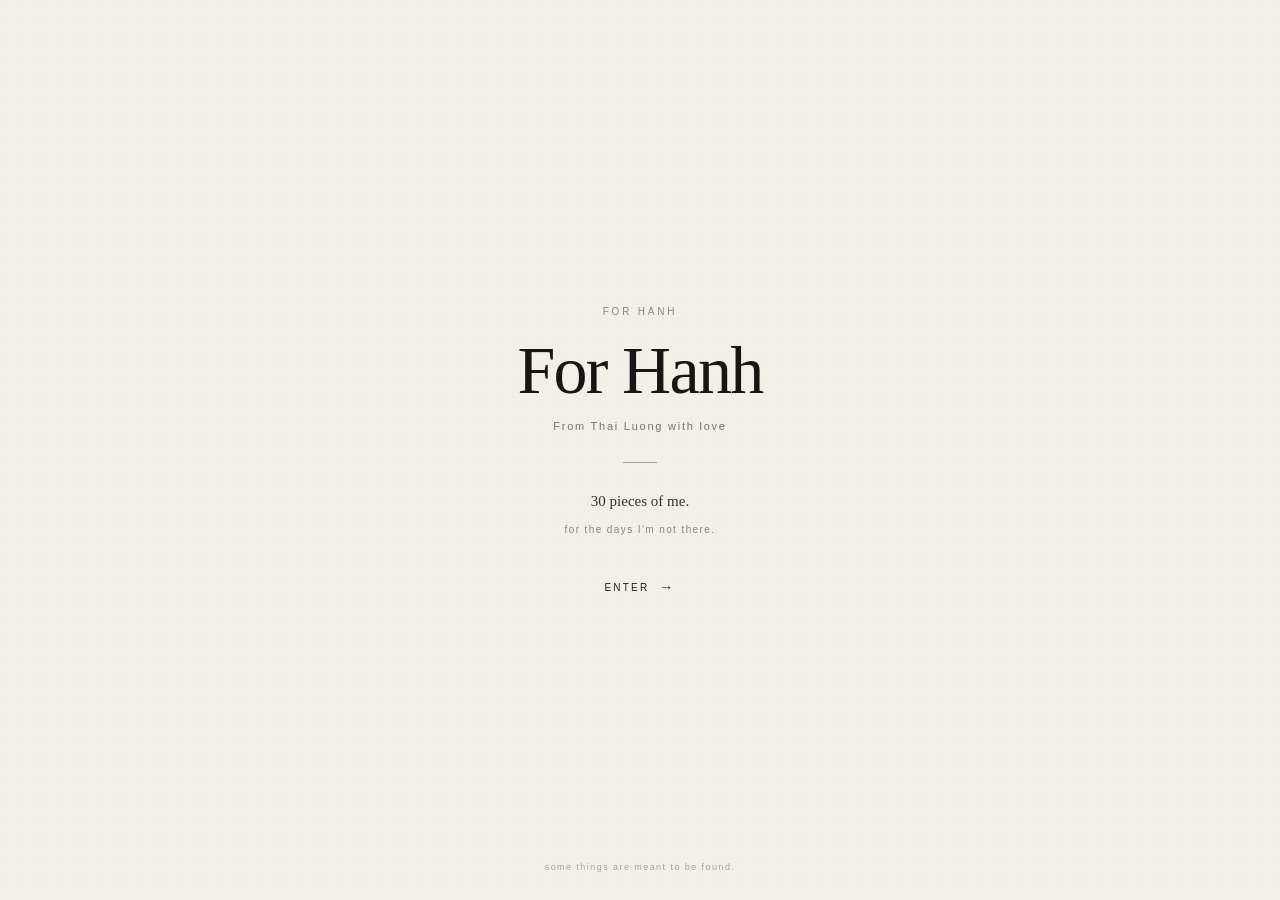
<file: index.html>
<!DOCTYPE html>
<html lang="en">

<head>
    <meta charset="UTF-8">

    <meta
        name="viewport"
        content="width=device-width, initial-scale=1.0"
    >

    <title>For Hanh</title>

    <style>
        /* =========================
           RESET
        ========================= */

        * {
            box-sizing: border-box;
        }

        html,
        body {
            margin: 0;
            padding: 0;
            width: 100%;
            min-height: 100%;
        }

        body {
            background: #f4f0e8;
        }


        /* =========================
           HOMEPAGE
        ========================= */

        .home {
            position: relative;

            width: 100%;
            min-height: 100vh;
            min-height: 100svh;

            display: flex;
            align-items: center;
            justify-content: center;

            overflow: hidden;

            background: #f4f0e8;
            color: #171614;
        }


        /* =========================
           SUBTLE PAPER TEXTURE
        ========================= */

        .home::before {
            content: "";

            position: absolute;
            inset: 0;

            background-image:
                radial-gradient(
                    rgba(0, 0, 0, 0.035) 0.7px,
                    transparent 0.7px
                );

            background-size: 5px 5px;

            opacity: 0.35;

            pointer-events: none;
        }


        /* =========================
           MAIN CONTENT
        ========================= */

        .home-content {
            position: relative;
            z-index: 1;

            width: min(88%, 520px);

            display: flex;
            flex-direction: column;
            align-items: center;

            text-align: center;
        }


        /* =========================
           INITIAL ANIMATION STATE
        ========================= */

        .home-content > * {
            opacity: 0;

            transform: translateY(7px);

            animation-name: homeReveal;
            animation-duration: 1s;
            animation-timing-function:
                cubic-bezier(0.22, 1, 0.36, 1);
            animation-fill-mode: forwards;
        }


        /* =========================
           ANIMATION TIMING
        ========================= */

        .eyebrow {
            animation-delay: 0.35s;
        }

        .title {
            animation-delay: 0.65s;
        }

        .signature {
            animation-delay: 0.95s;
        }

        .divider {
            animation-delay: 1.25s;
        }

        .tagline {
            animation-delay: 1.55s;
        }

        .enter-link {
            animation-delay: 2.35s;
        }


        /* =========================
           EYEBROW
        ========================= */

        .eyebrow {
            margin: 0 0 18px;

            font-family:
                Arial,
                Helvetica,
                sans-serif;

            font-size: 10px;
            font-weight: 400;

            letter-spacing: 0.28em;

            color: #8c877e;
        }


        /* =========================
           TITLE
        ========================= */

        .title {
            margin: 0;

            font-family:
                Georgia,
                "Times New Roman",
                serif;

            font-size: clamp(42px, 11vw, 68px);

            font-weight: 400;

            line-height: 1.05;

            letter-spacing: -0.025em;
        }


        /* =========================
           SIGNATURE
        ========================= */

        .signature {
            margin: 14px 0 0;

            font-family:
                Arial,
                Helvetica,
                sans-serif;

            font-size: 11px;

            font-weight: 300;

            letter-spacing: 0.16em;

            color: #77736c;
        }


        /* =========================
           DIVIDER
        ========================= */

        .divider {
            width: 34px;
            height: 1px;

            margin: 30px 0 25px;

            background: #aaa49a;
        }


        /* =========================
           TAGLINE
        ========================= */

        .tagline {
            margin: 0;

            font-family:
                Georgia,
                "Times New Roman",
                serif;

            font-size: 15px;

            line-height: 1.8;

            color: #35322e;
        }

        .tagline span {
            font-family:
                Arial,
                Helvetica,
                sans-serif;

            font-size: 10px;

            letter-spacing: 0.14em;

            color: #8a857c;
        }


        /* =========================
           ENTER LINK
        ========================= */

        .enter-link {
            display: inline-flex;

            align-items: center;

            gap: 10px;

            margin-top: 38px;

            color: #24221f;

            font-family:
                Arial,
                Helvetica,
                sans-serif;

            font-size: 10px;

            font-weight: 400;

            letter-spacing: 0.22em;

            text-decoration: none;

            cursor: pointer;
        }


        /* =========================
           ENTER ARROW
        ========================= */

        .enter-link .arrow {
            display: inline-block;

            font-size: 14px;

            line-height: 1;

            transition:
                transform 0.45s
                cubic-bezier(0.22, 1, 0.36, 1);
        }

        .enter-link:hover .arrow {
            transform: translateX(6px);
        }


        /* =========================
           BOTTOM NOTE
        ========================= */

        .bottom-note {
            position: absolute;

            left: 50%;
            bottom: 28px;

            width: 100%;

            margin: 0;

            transform: translateX(-50%);

            text-align: center;

            font-family:
                Arial,
                Helvetica,
                sans-serif;

            font-size: 9px;

            font-weight: 300;

            letter-spacing: 0.16em;

            color: #aaa49b;

            opacity: 0;

            animation:
                bottomNoteReveal
                1.2s
                cubic-bezier(0.22, 1, 0.36, 1)
                3.1s
                forwards;
        }


        /* =========================
           KEYFRAMES
        ========================= */

        @keyframes homeReveal {

            from {
                opacity: 0;
                transform: translateY(7px);
            }

            to {
                opacity: 1;
                transform: translateY(0);
            }

        }


        @keyframes bottomNoteReveal {

            from {
                opacity: 0;
            }

            to {
                opacity: 1;
            }

        }


        /* =========================
           MOBILE
        ========================= */

        @media (max-width: 600px) {

            .home-content {
                width: 88%;
            }

            .eyebrow {
                margin-bottom: 16px;
            }

            .signature {
                margin-top: 12px;
            }

            .divider {
                margin-top: 27px;
                margin-bottom: 23px;
            }

            .tagline {
                font-size: 14px;
            }

            .enter-link {
                margin-top: 34px;
            }

            .bottom-note {
                bottom: 24px;

                font-size: 8px;

                letter-spacing: 0.14em;
            }

        }


        /* =========================
           REDUCED MOTION
        ========================= */

        @media (prefers-reduced-motion: reduce) {

            .home-content > *,
            .bottom-note {
                opacity: 1;

                transform: none;

                animation: none;
            }

            .enter-link .arrow {
                transition: none;
            }

        }

    </style>
</head>


<body>

    <main class="home">

        <div class="home-content">

            <p class="eyebrow">
                FOR HANH
            </p>


            <h1 class="title">
                For Hanh
            </h1>


            <p class="signature">
                From Thai Luong with love
            </p>


            <div class="divider"></div>


            <p class="tagline">
                30 pieces of me.<br>

                <span>
                    for the days I'm not there.
                </span>
            </p>


            <a
                class="enter-link"
                href="pieces.html"
            >
                <span>ENTER</span>

                <span class="arrow">
                    →
                </span>
            </a>

        </div>


        <p class="bottom-note">
            some things are meant to be found.
        </p>

    </main>

</body>

</html>
</file>
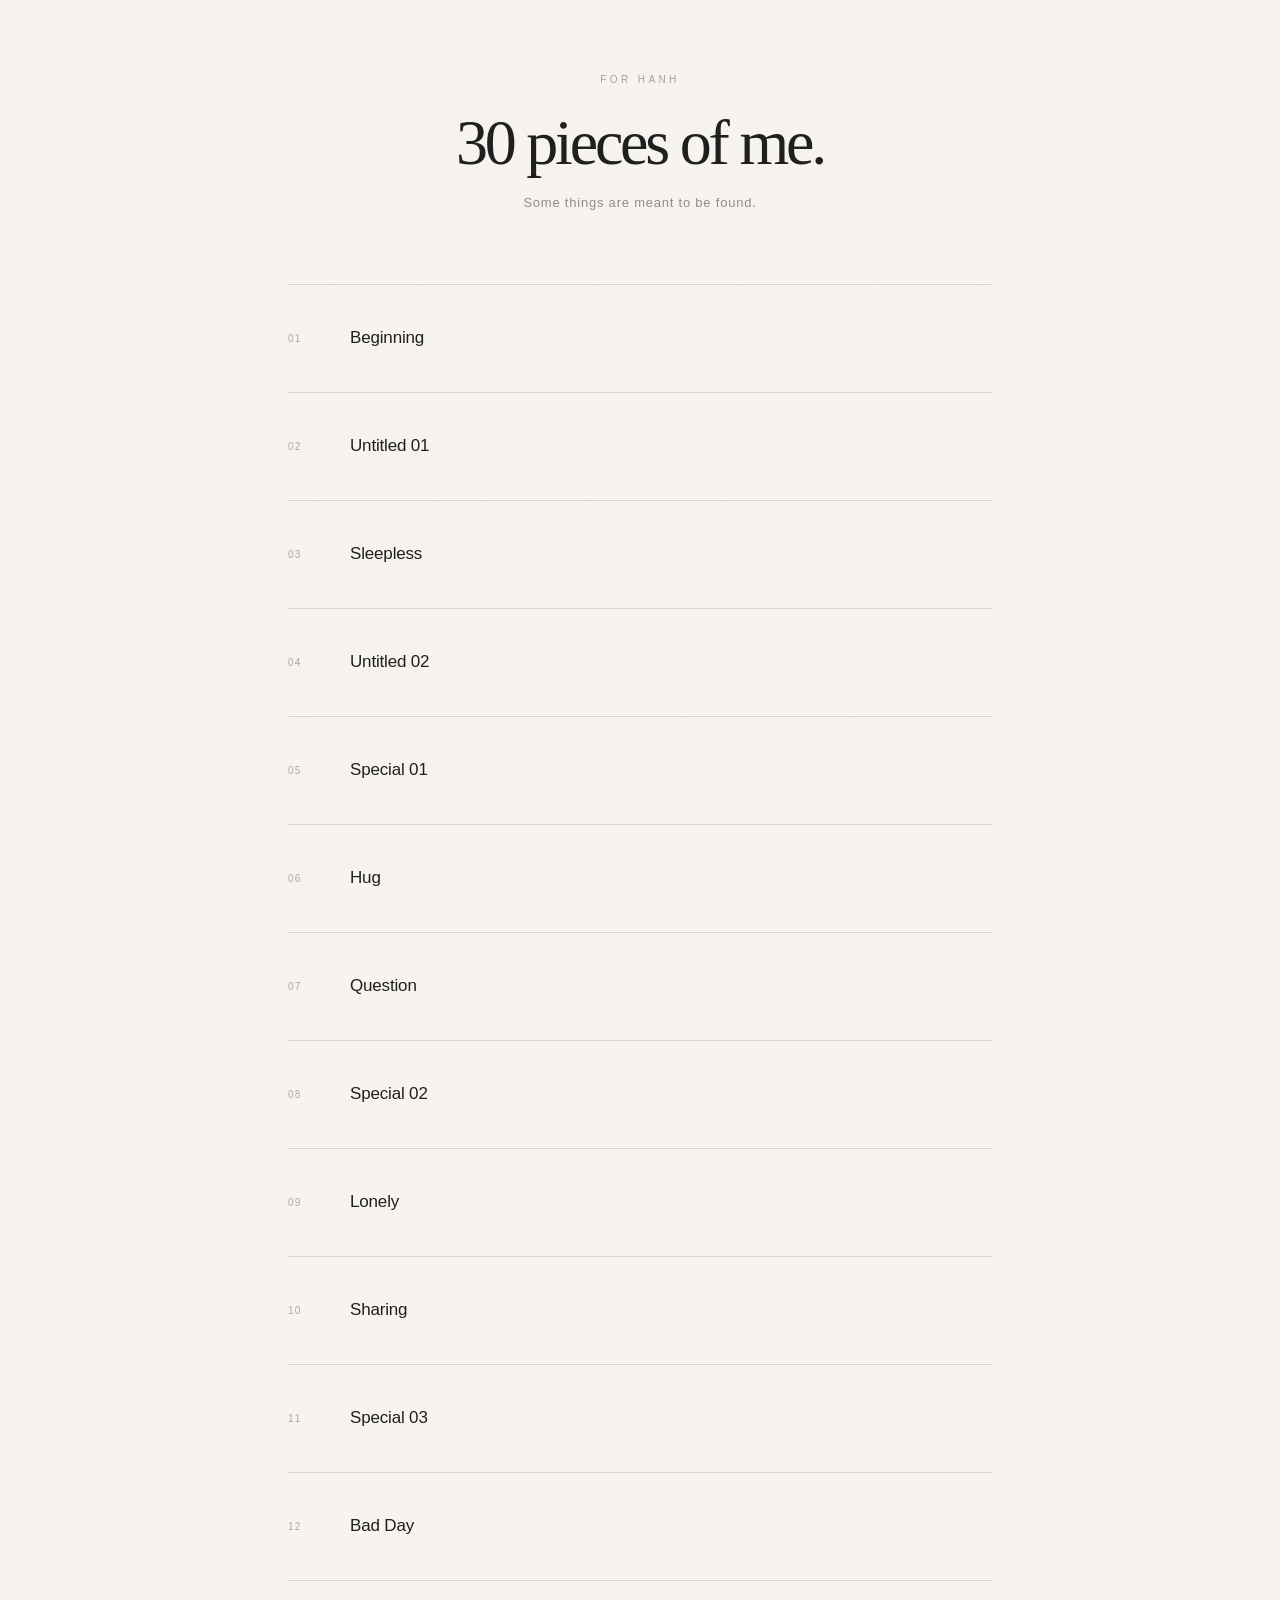
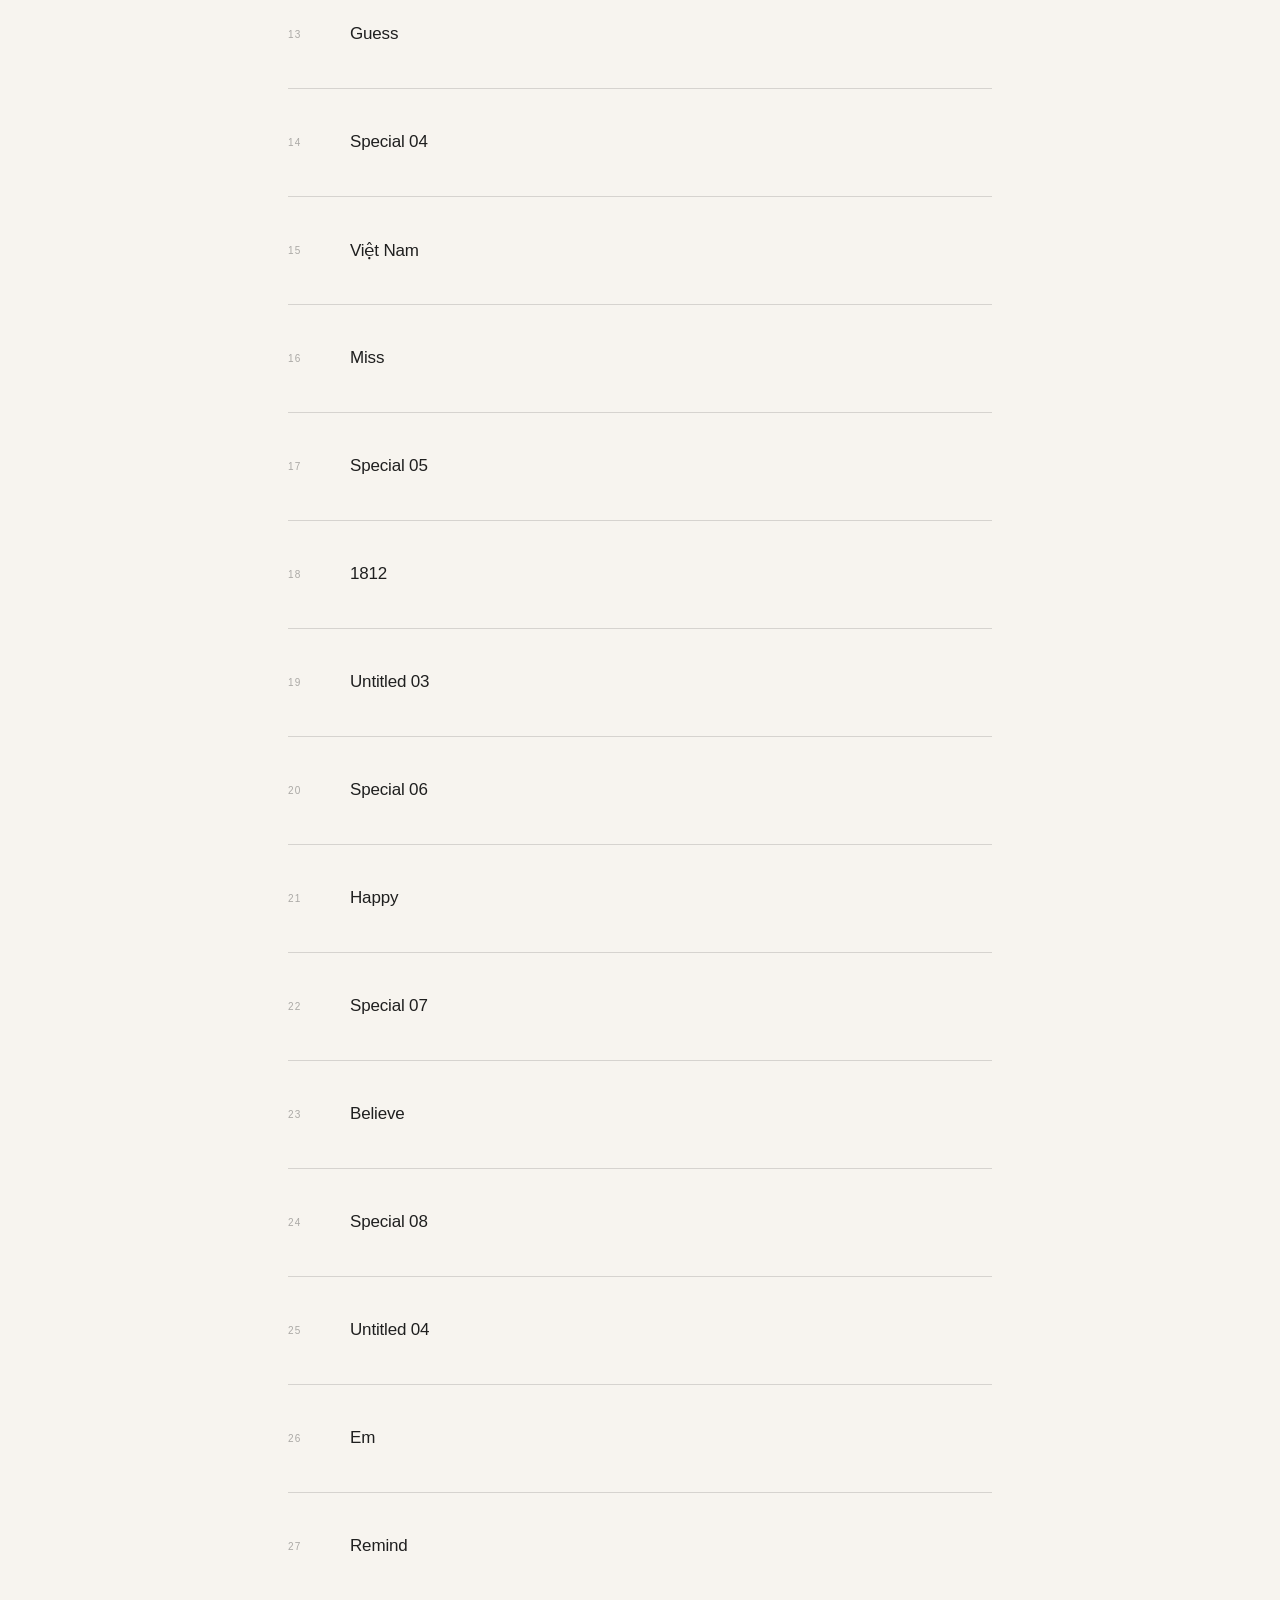
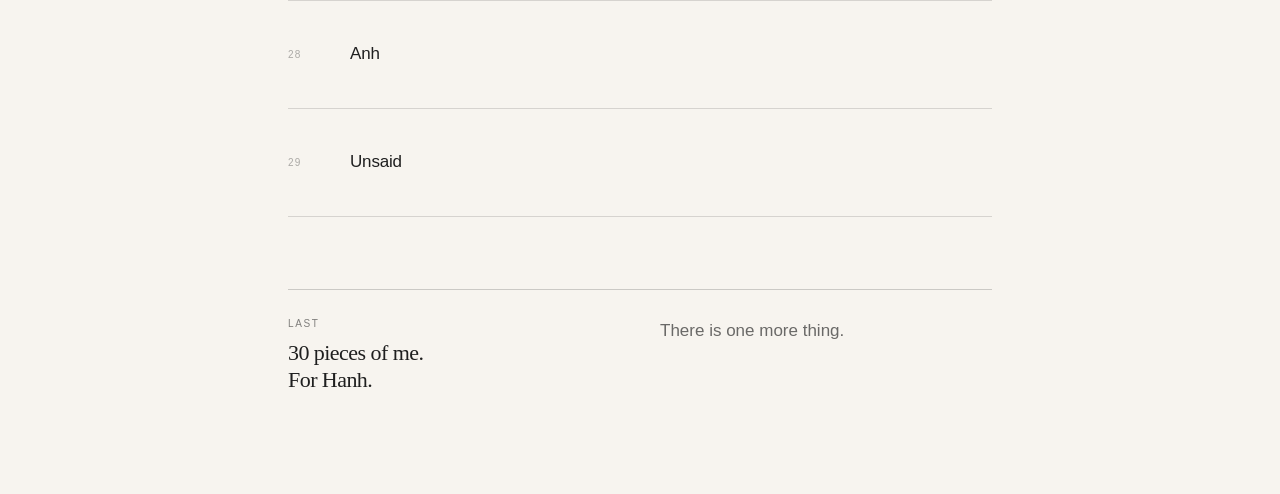
<file: menu.html>
<!DOCTYPE html>
<html lang="en">
<head>

    <meta charset="UTF-8">

    <meta
        name="viewport"
        content="width=device-width, initial-scale=1.0"
    >

    <title>30 pieces of me.</title>

    <link rel="stylesheet" href="menu.css">

</head>


<body>

    <main class="menu-page">


        <!-- =================================================
             HEADER
             ================================================= -->

        <header class="menu-header">

            <p class="menu-eyebrow">
                FOR HANH
            </p>

            <h1 class="menu-title">
                30 pieces of me.
            </h1>

            <p class="menu-subtitle">
                Some things are meant to be found.
            </p>

        </header>



        <!-- =================================================
             PIECES
             ================================================= -->

        <section class="menu-list">


            <div class="menu-piece">
                <span class="menu-number">01</span>
                <span class="menu-name">Beginning</span>
            </div>


            <div class="menu-piece">
                <span class="menu-number">02</span>
                <span class="menu-name">Untitled 01</span>
            </div>


            <div class="menu-piece">
                <span class="menu-number">03</span>
                <span class="menu-name">Sleepless</span>
            </div>


            <div class="menu-piece">
                <span class="menu-number">04</span>
                <span class="menu-name">Untitled 02</span>
            </div>


            <div class="menu-piece">
                <span class="menu-number">05</span>
                <span class="menu-name">Special 01</span>
            </div>


            <div class="menu-piece">
                <span class="menu-number">06</span>
                <span class="menu-name">Hug</span>
            </div>


            <div class="menu-piece">
                <span class="menu-number">07</span>
                <span class="menu-name">Question</span>
            </div>


            <div class="menu-piece">
                <span class="menu-number">08</span>
                <span class="menu-name">Special 02</span>
            </div>


            <div class="menu-piece">
                <span class="menu-number">09</span>
                <span class="menu-name">Lonely</span>
            </div>


            <div class="menu-piece">
                <span class="menu-number">10</span>
                <span class="menu-name">Sharing</span>
            </div>


            <div class="menu-piece">
                <span class="menu-number">11</span>
                <span class="menu-name">Special 03</span>
            </div>


            <div class="menu-piece">
                <span class="menu-number">12</span>
                <span class="menu-name">Bad Day</span>
            </div>


            <div class="menu-piece">
                <span class="menu-number">13</span>
                <span class="menu-name">Guess</span>
            </div>


            <div class="menu-piece">
                <span class="menu-number">14</span>
                <span class="menu-name">Special 04</span>
            </div>


            <div class="menu-piece">
                <span class="menu-number">15</span>
                <span class="menu-name">Việt Nam</span>
            </div>


            <div class="menu-piece">
                <span class="menu-number">16</span>
                <span class="menu-name">Miss</span>
            </div>


            <div class="menu-piece">
                <span class="menu-number">17</span>
                <span class="menu-name">Special 05</span>
            </div>


            <div class="menu-piece">
                <span class="menu-number">18</span>
                <span class="menu-name">1812</span>
            </div>


            <div class="menu-piece">
                <span class="menu-number">19</span>
                <span class="menu-name">Untitled 03</span>
            </div>


            <div class="menu-piece">
                <span class="menu-number">20</span>
                <span class="menu-name">Special 06</span>
            </div>


            <div class="menu-piece">
                <span class="menu-number">21</span>
                <span class="menu-name">Happy</span>
            </div>


            <div class="menu-piece">
                <span class="menu-number">22</span>
                <span class="menu-name">Special 07</span>
            </div>


            <div class="menu-piece">
                <span class="menu-number">23</span>
                <span class="menu-name">Believe</span>
            </div>


            <div class="menu-piece">
                <span class="menu-number">24</span>
                <span class="menu-name">Special 08</span>
            </div>


            <div class="menu-piece">
                <span class="menu-number">25</span>
                <span class="menu-name">Untitled 04</span>
            </div>


            <div class="menu-piece">
                <span class="menu-number">26</span>
                <span class="menu-name">Em</span>
            </div>


            <div class="menu-piece">
                <span class="menu-number">27</span>
                <span class="menu-name">Remind</span>
            </div>


            <div class="menu-piece">
                <span class="menu-number">28</span>
                <span class="menu-name">Anh</span>
            </div>


            <div class="menu-piece">
                <span class="menu-number">29</span>
                <span class="menu-name">Unsaid</span>
            </div>


        </section>



        <!-- =================================================
             LAST
             ================================================= -->

        <section class="menu-last">

            <div class="menu-last-left">

                <p class="menu-last-label">
                    LAST
                </p>

                <p class="menu-last-title">
                    30 pieces of me.<br>
                    For Hanh.
                </p>

            </div>


            <p class="menu-last-description">
                There is one more thing.
            </p>

        </section>


    </main>

</body>
</html>
</file>
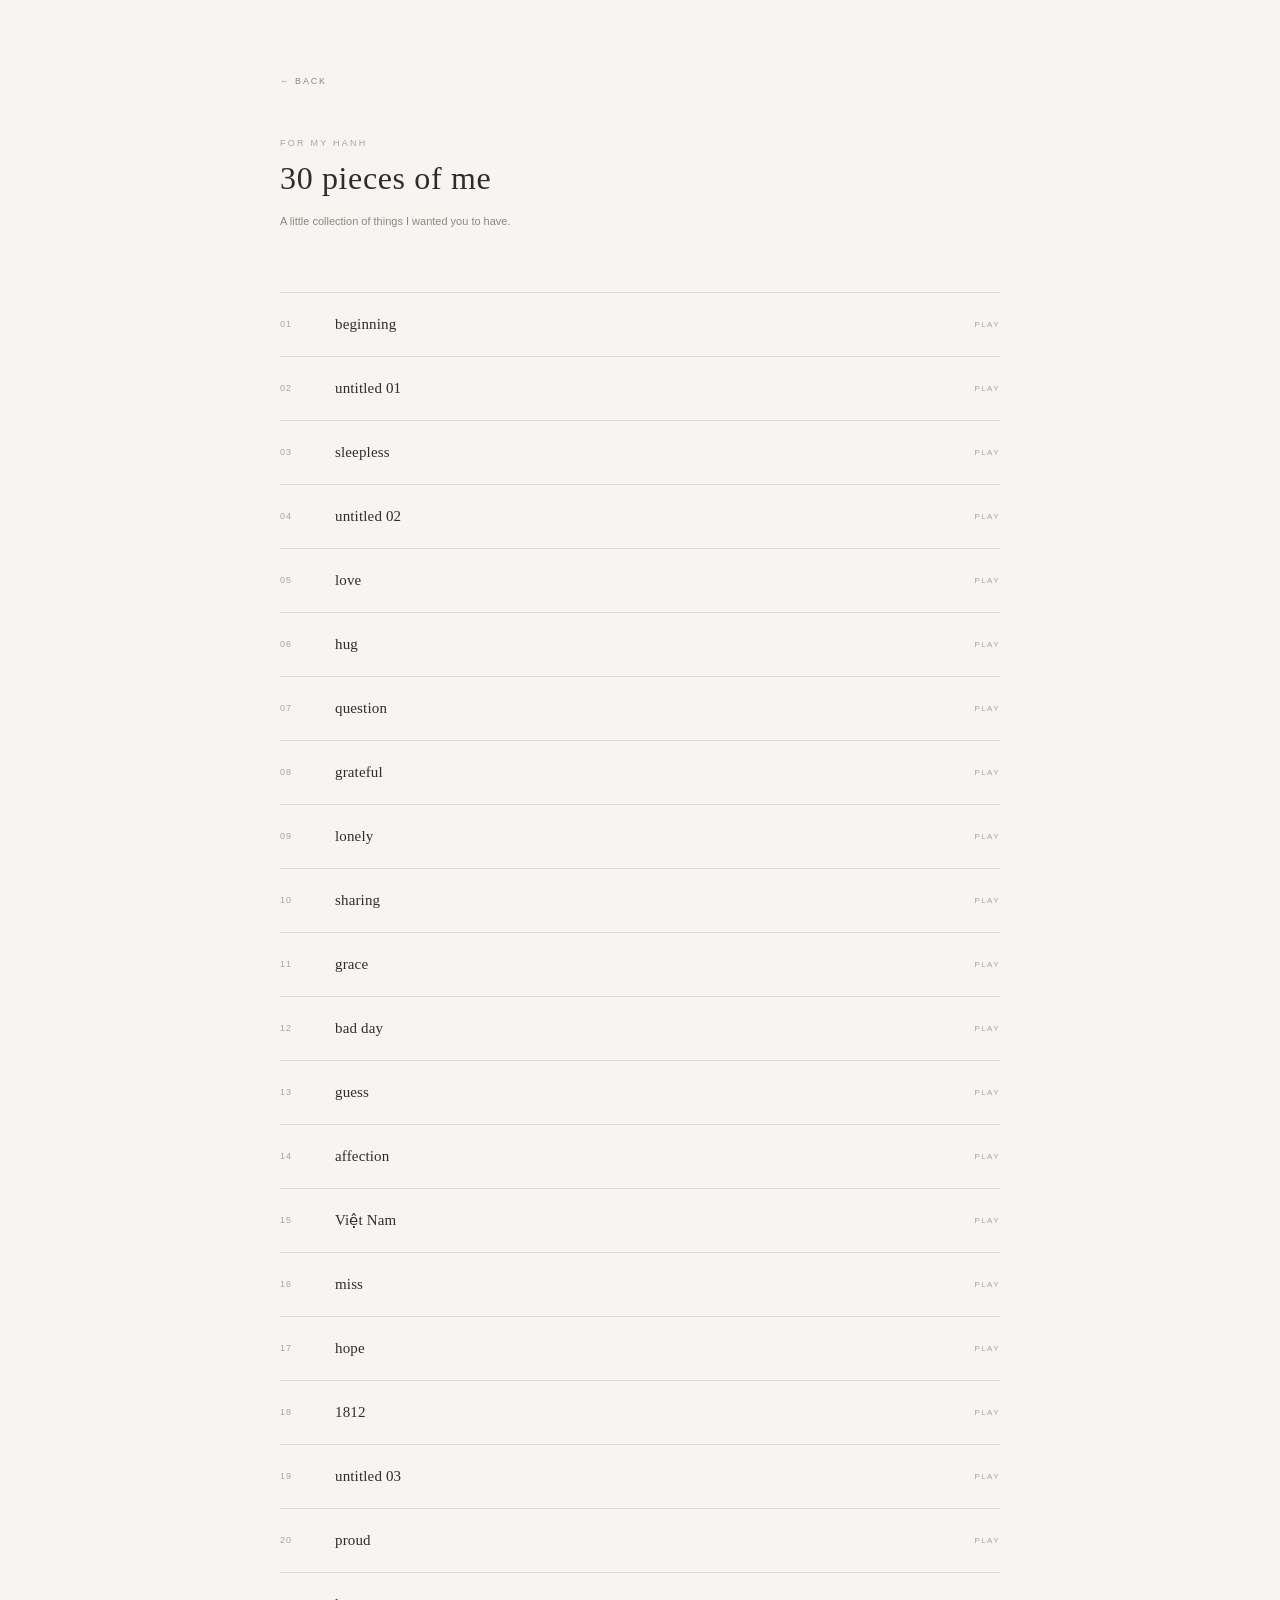
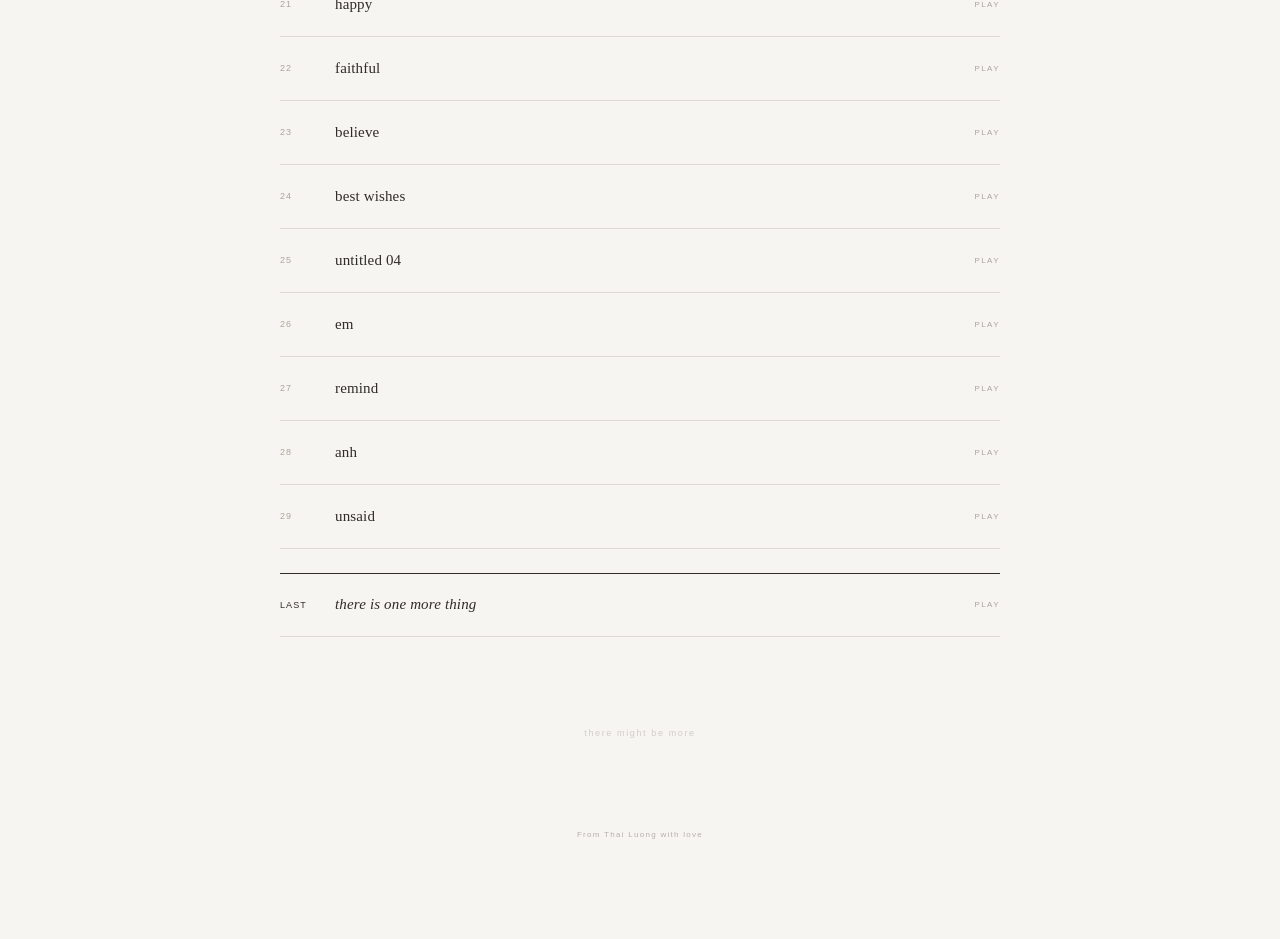
<file: pieces.html>
<!DOCTYPE html>
<html lang="en">

<head>

    <meta charset="UTF-8">

    <meta
        name="viewport"
        content="width=device-width, initial-scale=1.0"
    >

    <title>For My Hanh — Pieces</title>


    <style>

        * {
            box-sizing: border-box;
        }


        html {
            scroll-behavior: smooth;
        }


        body {

            margin: 0;

            background: #f7f5f1;

            color: #302d29;

            font-family:
                Arial,
                Helvetica,
                sans-serif;

            font-weight: 400;
        }


        .pieces-page {

            min-height: 100vh;

            padding:
                70px
                24px
                100px;
        }


        .pieces-content {

            width: 100%;

            max-width: 720px;

            margin: 0 auto;
        }


        /* =========================
           BACK
           ========================= */

        .pieces-back {

            display: inline-block;

            margin-bottom: 52px;

            color: #8c877e;

            font-family:
                Arial,
                Helvetica,
                sans-serif;

            font-size: 9px;

            font-weight: 400;

            letter-spacing: 0.2em;

            text-decoration: none;

            transition:
                color 0.2s ease,
                transform 0.2s ease;
        }


        .pieces-back:hover {

            color: #302d29;

            transform:
                translateX(-2px);
        }


        /* =========================
           HEADER
           ========================= */

        .pieces-header {

            margin-bottom: 60px;
        }


        .pieces-small-title {

            margin:
                0
                0
                12px;

            color: #aaa49b;

            font-size: 9px;

            letter-spacing: 0.25em;

            text-transform: uppercase;
        }


        .pieces-title {

            margin: 0;

            font-family:
                Georgia,
                "Times New Roman",
                serif;

            font-size: 32px;

            font-weight: 400;

            letter-spacing: 0.02em;
        }


        .pieces-subtitle {

            margin:
                15px
                0
                0;

            color: #8c877e;

            font-size: 11px;

            line-height: 1.8;
        }


        /* =========================
           LIST
           ========================= */

        .pieces-list {

            border-top:
                1px solid
                #ddd8d0;
        }


        .piece-row {

            display: grid;

            grid-template-columns:
                55px
                minmax(0, 1fr)
                55px;

            align-items: center;

            min-height: 64px;

            border-bottom:
                1px solid
                #ddd8d0;
        }


        .piece-number {

            color: #aaa49b;

            font-size: 9px;

            letter-spacing: 0.12em;
        }


        .piece-title {

            color: #302d29;

            font-family:
                Georgia,
                "Times New Roman",
                serif;

            font-size: 15px;

            letter-spacing: 0.01em;
        }


        /* =========================
           PLAY LINK
           ========================= */

        .piece-play {

            justify-self: end;

            padding:
                7px
                0;

            border: 0;

            background: transparent;

            color: #aaa49b;

            font-family:
                Arial,
                Helvetica,
                sans-serif;

            font-size: 8px;

            letter-spacing: 0.18em;

            text-decoration: none;

            cursor: pointer;

            transition:
                color 0.2s ease,
                transform 0.2s ease;
        }


        .piece-play:hover {

            color: #302d29;

            transform:
                translateX(2px);
        }


        /* =========================
           LAST
           ========================= */

        .piece-row.last-piece {

            margin-top: 24px;

            border-top:
                1px solid
                #302d29;
        }


        .piece-row.last-piece
        .piece-number {

            color: #302d29;
        }


        .piece-row.last-piece
        .piece-title {

            font-style: italic;
        }


        /* =========================
           SECRET
           ========================= */

        .after-link-wrap {

            margin-top: 85px;

            text-align: center;
        }


        .after-link {

            display: inline-block;

            color: #b5b0a8;

            font-family:
                Arial,
                Helvetica,
                sans-serif;

            font-size: 9px;

            font-weight: 400;

            letter-spacing: 0.18em;

            text-decoration: none;

            opacity: 0.55;

            transition:
                opacity 0.25s ease,
                color 0.25s ease;
        }


        .after-link:hover {

            color: #302d29;

            opacity: 1;
        }


        /* =========================
           FOOTER
           ========================= */

        .pieces-footer {

            margin-top: 90px;

            text-align: center;
        }


        .pieces-footer p {

            margin: 0;

            color: #b5b0a8;

            font-size: 8px;

            letter-spacing: 0.16em;
        }


        /* =========================
           MOBILE
           ========================= */

        @media (max-width: 600px) {

            .pieces-page {

                padding:
                    45px
                    20px
                    75px;
            }


            .pieces-content {

                max-width: 100%;
            }


            .pieces-back {

                margin-bottom: 38px;
            }


            .pieces-header {

                margin-bottom: 45px;
            }


            .pieces-title {

                font-size: 27px;
            }


            .pieces-subtitle {

                max-width: 310px;

                font-size: 10px;
            }


            .piece-row {

                grid-template-columns:
                    45px
                    minmax(0, 1fr)
                    48px;

                min-height: 60px;
            }


            .piece-title {

                font-size: 14px;
            }


            .piece-play {

                font-size: 7px;
            }


            .after-link-wrap {

                margin-top: 70px;
            }


            .pieces-footer {

                margin-top: 75px;
            }

        }

    </style>

</head>


<body>


<div class="pieces-page">


    <main class="pieces-content">


        <!-- BACK -->

        <a
            href="index.html"
            class="pieces-back"
        >
            ← BACK
        </a>


        <!-- HEADER -->

        <header class="pieces-header">

            <p class="pieces-small-title">
                For My Hanh
            </p>


            <h1 class="pieces-title">
                30 pieces of me
            </h1>


            <p class="pieces-subtitle">
                A little collection of things I wanted you to have.
            </p>

        </header>


        <!-- =========================
             30 PIECES
             ========================= -->

        <section class="pieces-list">


            <div class="piece-row">

                <span class="piece-number">
                    01
                </span>

                <span class="piece-title">
                    beginning
                </span>

                <a
                    class="piece-play"
                    href="record.html?id=a7Kp3XmQ"
                >
                    PLAY
                </a>

            </div>


            <div class="piece-row">

                <span class="piece-number">
                    02
                </span>

                <span class="piece-title">
                    untitled 01
                </span>

                <a
                    class="piece-play"
                    href="record.html?id=v4Nq8RtL"
                >
                    PLAY
                </a>

            </div>


            <div class="piece-row">

                <span class="piece-number">
                    03
                </span>

                <span class="piece-title">
                    sleepless
                </span>

                <a
                    class="piece-play"
                    href="record.html?id=m9Cw2YhF"
                >
                    PLAY
                </a>

            </div>


            <div class="piece-row">

                <span class="piece-number">
                    04
                </span>

                <span class="piece-title">
                    untitled 02
                </span>

                <a
                    class="piece-play"
                    href="record.html?id=p6Jt5KsR"
                >
                    PLAY
                </a>

            </div>


            <div class="piece-row">

                <span class="piece-number">
                    05
                </span>

                <span class="piece-title">
                    love
                </span>

                <a
                    class="piece-play"
                    href="record.html?id=x3Bv7LnQ"
                >
                    PLAY
                </a>

            </div>


            <div class="piece-row">

                <span class="piece-number">
                    06
                </span>

                <span class="piece-title">
                    hug
                </span>

                <a
                    class="piece-play"
                    href="record.html?id=h8Dk4WpM"
                >
                    PLAY
                </a>

            </div>


            <div class="piece-row">

                <span class="piece-number">
                    07
                </span>

                <span class="piece-title">
                    question
                </span>

                <a
                    class="piece-play"
                    href="record.html?id=q2Fz9AcT"
                >
                    PLAY
                </a>

            </div>


            <div class="piece-row">

                <span class="piece-number">
                    08
                </span>

                <span class="piece-title">
                    grateful
                </span>

                <a
                    class="piece-play"
                    href="record.html?id=r5Yj8VuK"
                >
                    PLAY
                </a>

            </div>


            <div class="piece-row">

                <span class="piece-number">
                    09
                </span>

                <span class="piece-title">
                    lonely
                </span>

                <a
                    class="piece-play"
                    href="record.html?id=n7Lm3XeP"
                >
                    PLAY
                </a>

            </div>


            <div class="piece-row">

                <span class="piece-number">
                    10
                </span>

                <span class="piece-title">
                    sharing
                </span>

                <a
                    class="piece-play"
                    href="record.html?id=c4Qt6HsW"
                >
                    PLAY
                </a>

            </div>


            <div class="piece-row">

                <span class="piece-number">
                    11
                </span>

                <span class="piece-title">
                    grace
                </span>

                <a
                    class="piece-play"
                    href="record.html?id=z8Mp2FbR"
                >
                    PLAY
                </a>

            </div>


            <div class="piece-row">

                <span class="piece-number">
                    12
                </span>

                <span class="piece-title">
                    bad day
                </span>

                <a
                    class="piece-play"
                    href="record.html?id=k3Vn9JdA"
                >
                    PLAY
                </a>

            </div>


            <div class="piece-row">

                <span class="piece-number">
                    13
                </span>

                <span class="piece-title">
                    guess
                </span>

                <a
                    class="piece-play"
                    href="record.html?id=t6Rw4XqH"
                >
                    PLAY
                </a>

            </div>


            <div class="piece-row">

                <span class="piece-number">
                    14
                </span>

                <span class="piece-title">
                    affection
                </span>

                <a
                    class="piece-play"
                    href="record.html?id=b9Yp5LcN"
                >
                    PLAY
                </a>

            </div>


            <div class="piece-row">

                <span class="piece-number">
                    15
                </span>

                <span class="piece-title">
                    Việt Nam
                </span>

                <a
                    class="piece-play"
                    href="record.html?id=f2Qm7KsV"
                >
                    PLAY
                </a>

            </div>


            <div class="piece-row">

                <span class="piece-number">
                    16
                </span>

                <span class="piece-title">
                    miss
                </span>

                <a
                    class="piece-play"
                    href="record.html?id=w5Hd8ZrC"
                >
                    PLAY
                </a>

            </div>


            <div class="piece-row">

                <span class="piece-number">
                    17
                </span>

                <span class="piece-title">
                    hope
                </span>

                <a
                    class="piece-play"
                    href="record.html?id=j7Xc3PnM"
                >
                    PLAY
                </a>

            </div>


            <div class="piece-row">

                <span class="piece-number">
                    18
                </span>

                <span class="piece-title">
                    1812
                </span>

                <a
                    class="piece-play"
                    href="record.html?id=s4Lf9QyB"
                >
                    PLAY
                </a>

            </div>


            <div class="piece-row">

                <span class="piece-number">
                    19
                </span>

                <span class="piece-title">
                    untitled 03
                </span>

                <a
                    class="piece-play"
                    href="record.html?id=d8Kr2VxF"
                >
                    PLAY
                </a>

            </div>


            <div class="piece-row">

                <span class="piece-number">
                    20
                </span>

                <span class="piece-title">
                    proud
                </span>

                <a
                    class="piece-play"
                    href="record.html?id=g6Np5TwL"
                >
                    PLAY
                </a>

            </div>


            <div class="piece-row">

                <span class="piece-number">
                    21
                </span>

                <span class="piece-title">
                    happy
                </span>

                <a
                    class="piece-play"
                    href="record.html?id=u3Zm8HqR"
                >
                    PLAY
                </a>

            </div>


            <div class="piece-row">

                <span class="piece-number">
                    22
                </span>

                <span class="piece-title">
                    faithful
                </span>

                <a
                    class="piece-play"
                    href="record.html?id=e9Vc4KpW"
                >
                    PLAY
                </a>

            </div>


            <div class="piece-row">

                <span class="piece-number">
                    23
                </span>

                <span class="piece-title">
                    believe
                </span>

                <a
                    class="piece-play"
                    href="record.html?id=y5Ft7LnD"
                >
                    PLAY
                </a>

            </div>


            <div class="piece-row">

                <span class="piece-number">
                    24
                </span>

                <span class="piece-title">
                    best wishes
                </span>

                <a
                    class="piece-play"
                    href="record.html?id=o2Jr6XsM"
                >
                    PLAY
                </a>

            </div>


            <div class="piece-row">

                <span class="piece-number">
                    25
                </span>

                <span class="piece-title">
                    untitled 04
                </span>

                <a
                    class="piece-play"
                    href="record.html?id=i8Qw3ZkP"
                >
                    PLAY
                </a>

            </div>


            <div class="piece-row">

                <span class="piece-number">
                    26
                </span>

                <span class="piece-title">
                    em
                </span>

                <a
                    class="piece-play"
                    href="record.html?id=l4Yv9CnH"
                >
                    PLAY
                </a>

            </div>


            <div class="piece-row">

                <span class="piece-number">
                    27
                </span>

                <span class="piece-title">
                    remind
                </span>

                <a
                    class="piece-play"
                    href="record.html?id=n6Bx2RfT"
                >
                    PLAY
                </a>

            </div>


            <div class="piece-row">

                <span class="piece-number">
                    28
                </span>

                <span class="piece-title">
                    anh
                </span>

                <a
                    class="piece-play"
                    href="record.html?id=p9Hs5WmK"
                >
                    PLAY
                </a>

            </div>


            <div class="piece-row">

                <span class="piece-number">
                    29
                </span>

                <span class="piece-title">
                    unsaid
                </span>

                <a
                    class="piece-play"
                    href="record.html?id=q7Dc4JxV"
                >
                    PLAY
                </a>

            </div>


            <div class="piece-row last-piece">

                <span class="piece-number">
                    LAST
                </span>

                <span class="piece-title">
                    there is one more thing
                </span>

                <a
                    class="piece-play"
                    href="record.html?id=r3Mk8YpL"
                >
                    PLAY
                </a>

            </div>


        </section>


        <!-- =========================
             SECRET AFTER-CREDIT ENTRY
             ========================= -->

        <div class="after-link-wrap">

            <a
                href="record.html?id=v8Kp2DmL"
                class="after-link"
            >
                there might be more
            </a>

        </div>


        <!-- =========================
             FOOTER
             ========================= -->

        <footer class="pieces-footer">

            <p>
                From Thai Luong with love
            </p>

        </footer>


    </main>

</div>


</body>

</html>
</file>
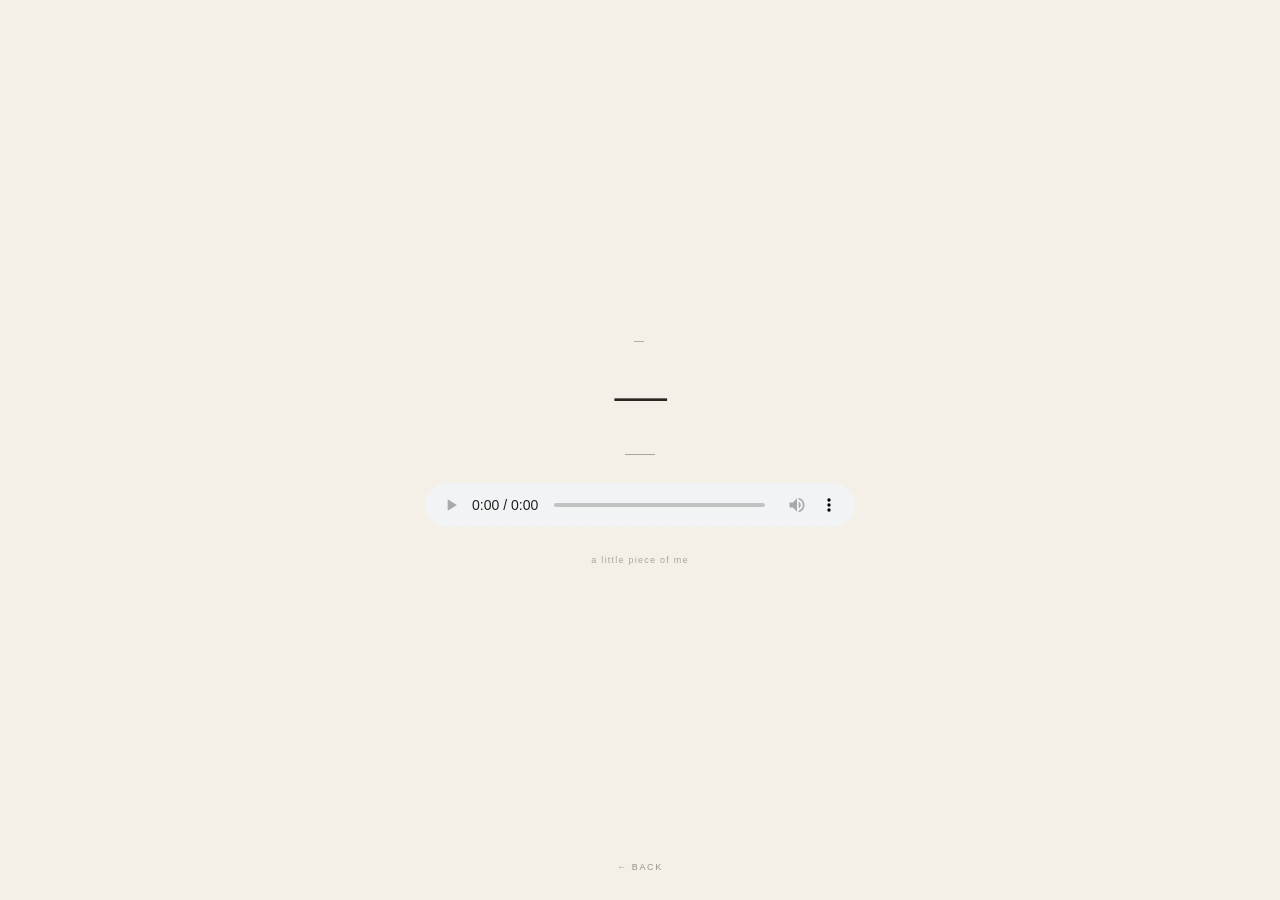
<file: record.html>
<!DOCTYPE html>
<html lang="en">

<head>

    <meta charset="UTF-8">

    <meta
        name="viewport"
        content="width=device-width, initial-scale=1.0"
    >

    <title>For Hanh</title>


    <style>

        * {
            box-sizing: border-box;
        }


        html,
        body {
            margin: 0;
            padding: 0;

            width: 100%;
            min-height: 100%;

            background: #f4f0e8;
        }


        body {
            min-height: 100vh;
            min-height: 100svh;
        }


        .record-page {

            position: relative;

            width: 100%;
            min-height: 100vh;
            min-height: 100svh;

            display: flex;

            align-items: center;
            justify-content: center;

            padding:
                40px
                24px;

            overflow: hidden;

            background: #f4f0e8;

            color: #171614;
        }


        .record-page::before {

            content: "";

            position: absolute;

            inset: 0;

            background-image:
                radial-gradient(
                    rgba(0, 0, 0, 0.035) 0.7px,
                    transparent 0.7px
                );

            background-size: 5px 5px;

            opacity: 0.35;

            pointer-events: none;
        }


        .record-content {

            position: relative;

            z-index: 1;

            width: min(100%, 430px);

            display: flex;

            flex-direction: column;

            align-items: center;

            text-align: center;
        }


        .record-number {

            margin: 0 0 20px;

            font-family:
                Arial,
                Helvetica,
                sans-serif;

            font-size: 10px;

            font-weight: 400;

            letter-spacing: 0.22em;

            color: #9d978d;

            opacity: 0;

            transform: translateY(7px);

            animation:
                recordReveal
                1s
                cubic-bezier(0.22, 1, 0.36, 1)
                0.35s
                forwards;
        }


        .record-title {

            margin: 0;

            max-width: 100%;

            font-family:
                Georgia,
                "Times New Roman",
                serif;

            font-size:
                clamp(
                    34px,
                    9vw,
                    52px
                );

            font-weight: 400;

            line-height: 1.1;

            letter-spacing: -0.025em;

            color: #292622;

            opacity: 0;

            transform: translateY(7px);

            animation:
                recordReveal
                1.1s
                cubic-bezier(0.22, 1, 0.36, 1)
                0.75s
                forwards;
        }


        .record-divider {

            width: 30px;

            height: 1px;

            margin:
                30px
                0
                28px;

            background: #aaa49a;

            opacity: 0;

            transform: scaleX(0.6);

            animation:
                dividerReveal
                1s
                cubic-bezier(0.22, 1, 0.36, 1)
                1.15s
                forwards;
        }


        .audio-wrapper {

            width: 100%;

            opacity: 0;

            transform: translateY(7px);

            animation:
                audioReveal
                1s
                cubic-bezier(0.22, 1, 0.36, 1)
                1.55s
                forwards;
        }


        audio {

            display: block;

            width: 100%;

            height: 44px;
        }


        .record-note {

            margin: 28px 0 0;

            font-family:
                Arial,
                Helvetica,
                sans-serif;

            font-size: 9px;

            font-weight: 300;

            letter-spacing: 0.14em;

            color: #aaa49b;

            opacity: 0;

            animation:
                noteReveal
                1.1s
                cubic-bezier(0.22, 1, 0.36, 1)
                2.05s
                forwards;
        }


        /* =========================
           NAVIGATION
           ========================= */

        .piece-navigation {

            position: absolute;

            left: 50%;
            bottom: 28px;

            transform:
                translateX(-50%);

            z-index: 2;

            display: flex;

            align-items: center;
            justify-content: center;

            gap: 28px;

            width: max-content;

            max-width: calc(100% - 44px);
        }


        .piece-nav-back,
        .piece-nav-next {

            color: #99938a;

            font-family:
                Arial,
                Helvetica,
                sans-serif;

            font-size: 9px;

            font-weight: 400;

            letter-spacing: 0.18em;

            text-decoration: none;

            opacity: 0;

            animation:
                noteReveal
                1.1s
                cubic-bezier(0.22, 1, 0.36, 1)
                2.3s
                forwards;

            transition:
                color 0.3s ease,
                transform 0.3s ease;
        }


        .piece-nav-back:hover,
        .piece-nav-next:hover {

            color: #4f4b45;
        }


        .piece-nav-back:hover {

            transform:
                translateX(-2px);
        }


        .piece-nav-next:hover {

            transform:
                translateX(2px);
        }


        @keyframes recordReveal {

            from {
                opacity: 0;
                transform: translateY(7px);
            }

            to {
                opacity: 1;
                transform: translateY(0);
            }

        }


        @keyframes dividerReveal {

            from {
                opacity: 0;
                transform: scaleX(0.6);
            }

            to {
                opacity: 1;
                transform: scaleX(1);
            }

        }


        @keyframes audioReveal {

            from {
                opacity: 0;
                transform: translateY(7px);
            }

            to {
                opacity: 1;
                transform: translateY(0);
            }

        }


        @keyframes noteReveal {

            from {
                opacity: 0;
            }

            to {
                opacity: 1;
            }

        }


        /* =========================
           LAST + HIDDEN EPILOGUE
           ========================= */

        body.last-record,
        body.last-record .record-page {

            background: #0b0b0a;
        }


        body.last-record .record-page {

            color: #d8d0c0;
        }


        body.last-record .record-page::before {

            background-image:
                radial-gradient(
                    rgba(216, 208, 192, 0.10) 0.7px,
                    transparent 0.7px
                );

            background-size: 6px 6px;

            opacity: 0.22;
        }


        body.last-record .record-number {

            color: #afa17f;
        }


        body.last-record .record-title {

            color: #d8d0c0;
        }


        body.last-record .record-divider {

            background: #9b8a62;
        }


        body.last-record .record-note {

            color: #9b9488;
        }


        body.last-record .piece-nav-back,
        body.last-record .piece-nav-next {

            color: #8f8c86;
        }


        body.last-record .piece-nav-back:hover,
        body.last-record .piece-nav-next:hover {

            color: #d8d0c0;
        }


        /* =========================
           MOBILE
           ========================= */

        @media (max-width: 600px) {

            .record-page {

                padding:
                    35px
                    22px;
            }


            .record-number {

                margin-bottom: 18px;

                font-size: 9px;
            }


            .record-title {

                font-size:
                    clamp(
                        34px,
                        10vw,
                        48px
                    );
            }


            .record-divider {

                margin:
                    27px
                    0
                    25px;
            }


            audio {

                height: 44px;
            }


            .record-note {

                margin-top: 25px;
            }


            .piece-navigation {

                bottom: 23px;

                gap: 20px;
            }

        }


        @media (prefers-reduced-motion: reduce) {

            .record-number,
            .record-title,
            .record-divider,
            .audio-wrapper,
            .record-note,
            .piece-nav-back,
            .piece-nav-next {

                opacity: 1;

                transform: none;

                animation: none;
            }

        }

    </style>

</head>


<body>


    <main class="record-page">


        <div class="record-content">


            <p
                id="record-number"
                class="record-number"
            >
                —
            </p>


            <h1
                id="record-title"
                class="record-title"
            >
                —
            </h1>


            <div class="record-divider"></div>


            <div class="audio-wrapper">

                <audio
                    id="audio-player"
                    controls
                    preload="metadata"
                >
                    Your browser does not support
                    the audio element.
                </audio>

            </div>


            <p class="record-note">
                a little piece of me
            </p>


        </div>


        <!-- NAVIGATION -->

        <div class="piece-navigation">

            <a
                href="pieces.html"
                class="piece-nav-back"
            >
                ← BACK
            </a>


            <a
                id="next-piece-link"
                href="#"
                class="piece-nav-next"
                style="display: none;"
            >
                CONTINUE →
            </a>

        </div>


    </main>


    <script src="script.js"></script>


    <script>

        // ================================
        // CURRENT TOKEN
        // ================================

        const currentParams =
            new URLSearchParams(
                window.location.search
            );


        // Support both ?id= and ?token=
        const currentToken =
            currentParams.get("id") ||
            currentParams.get("token");


        const currentRecord =
            records[currentToken];


        // ================================
        // RECORD NOTE
        // ================================

        if (currentRecord) {

            const recordNote =
                document.querySelector(
                    ".record-note"
                );


            if (recordNote) {

                if (
                    currentRecord.number === "last"
                ) {

                    recordNote.textContent =
                        "when you're ready";

                } else if (
                    currentRecord.title === "last (demo)"
                ) {

                    recordNote.textContent =
                        "another version";

                } else if (
                    currentRecord.title === "continue"
                ) {

                    recordNote.textContent =
                        "what if we continue";

                } else if (
                    currentRecord.title === "stop"
                ) {

                    recordNote.textContent =
                        "what if we stop here";

                } else if (
                    currentRecord.title === "the end"
                ) {

                    recordNote.textContent =
                        "the end";

                }

            }

        }


        // ================================
        // HIDDEN EPILOGUE NAVIGATION
        // ================================

        const nextLinks = {

            "v8Kp2DmL": {
                text: "continue →",
                token: "c6Rn4TxQ"
            },

            "c6Rn4TxQ": {
                text: "stop →",
                token: "s9Jf3WpH"
            },

            "s9Jf3WpH": {
                text: "the end →",
                token: "e2Vz7YkM"
            }

        };


        const nextPieceLink =
            document.getElementById(
                "next-piece-link"
            );


        if (
            nextPieceLink &&
            nextLinks[currentToken]
        ) {

            const next =
                nextLinks[currentToken];


            nextPieceLink.href =
                "record.html?id=" +
                next.token;


            nextPieceLink.textContent =
                next.text;


            nextPieceLink.style.display =
                "inline-block";
        }

    </script>


</body>

</html>
</file>
<file: menu.css>
/* =========================================================
   FOR HANH
   MENU PAGE ONLY
   ========================================================= */


/* =========================================================
   RESET
   ========================================================= */

* {
    box-sizing: border-box;
    margin: 0;
    padding: 0;
}

html,
body {
    width: 100%;
    min-height: 100%;
}

html {
    background: #f7f4ef;
}

body {

    background: #f7f4ef;

    color: #1f1f1f;

    font-family:
        -apple-system,
        BlinkMacSystemFont,
        "Helvetica Neue",
        Arial,
        sans-serif;

    -webkit-font-smoothing: antialiased;

    text-rendering: optimizeLegibility;

    overflow-x: hidden;
}


/* =========================================================
   PAPER TEXTURE
   ========================================================= */

body::before {

    content: "";

    position: fixed;

    inset: 0;

    pointer-events: none;

    z-index: 100;

    opacity: 0.035;

    background-image:
        url("data:image/svg+xml,%3Csvg viewBox='0 0 180 180' xmlns='http://www.w3.org/2000/svg'%3E%3Cfilter id='n'%3E%3CfeTurbulence type='fractalNoise' baseFrequency='.85' numOctaves='3' stitchTiles='stitch'/%3E%3C/filter%3E%3Crect width='100%25' height='100%25' filter='url(%23n)' opacity='.45'/%3E%3C/svg%3E");
}


/* =========================================================
   PAGE
   ========================================================= */

.menu-page {

    width: 100%;

    max-width: 760px;

    margin: 0 auto;

    padding:
        74px 28px
        100px;

    animation:
        menuFadeIn 1.6s ease both;
}


/* =========================================================
   HEADER
   ========================================================= */

.menu-header {

    width: 100%;

    text-align: center;

    margin-bottom: 70px;
}


/* =========================================================
   FOR HANH
   ========================================================= */

.menu-eyebrow {

    margin-bottom: 26px;

    font-size: 10px;

    font-weight: 400;

    letter-spacing: 0.34em;

    color: #1f1f1f;

    opacity: 0.38;
}


/* =========================================================
   TITLE
   ========================================================= */

.menu-title {

    margin-bottom: 18px;

    font-family:
        Georgia,
        "Times New Roman",
        Times,
        serif;

    font-size:
        clamp(42px, 10vw, 64px);

    font-weight: 400;

    line-height: 1;

    letter-spacing: -0.05em;

    color: #1f1f1f;
}


/* =========================================================
   SUBTITLE
   ========================================================= */

.menu-subtitle {

    font-size: 13px;

    line-height: 1.6;

    letter-spacing: 0.06em;

    color: #1f1f1f;

    opacity: 0.48;
}


/* =========================================================
   LIST
   ========================================================= */

.menu-list {

    width: 100%;

    border-top:
        1px solid rgba(31, 31, 31, 0.15);
}


/* =========================================================
   INDIVIDUAL PIECE
   ========================================================= */

.menu-piece {

    width: 100%;

    min-height: 108px;

    display: grid;

    grid-template-columns:
        62px
        1fr;

    align-items: center;

    border-bottom:
        1px solid rgba(31, 31, 31, 0.15);

    cursor: default;

    user-select: none;

    transition:
        opacity 0.3s ease;
}


/*
   IMPORTANT:

   Đây là DIV, không phải A.

   Không có href.
   Không có link.
   Không có arrow.
*/

.menu-piece:hover {
    opacity: 0.62;
}


/* =========================================================
   NUMBER
   ========================================================= */

.menu-number {

    font-size: 10px;

    font-weight: 400;

    letter-spacing: 0.12em;

    color: #1f1f1f;

    opacity: 0.35;
}


/* =========================================================
   NAME
   ========================================================= */

.menu-name {

    font-size: 17px;

    font-weight: 400;

    letter-spacing: -0.01em;

    color: #1f1f1f;
}


/* =========================================================
   LAST
   ========================================================= */

.menu-last {

    width: 100%;

    margin-top: 72px;

    padding-top: 28px;

    border-top:
        1px solid rgba(31, 31, 31, 0.20);

    display: grid;

    grid-template-columns:
        1fr
        1fr;

    gap: 40px;

    align-items: start;
}


/* =========================================================
   LAST LEFT
   ========================================================= */

.menu-last-left {

    min-width: 0;
}


.menu-last-label {

    margin-bottom: 10px;

    font-size: 10px;

    letter-spacing: 0.16em;

    color: #1f1f1f;

    opacity: 0.55;
}


.menu-last-title {

    font-family:
        Georgia,
        "Times New Roman",
        Times,
        serif;

    font-size: 22px;

    line-height: 1.25;

    letter-spacing: -0.025em;

    color: #1f1f1f;
}


/* =========================================================
   LAST DESCRIPTION
   ========================================================= */

.menu-last-description {

    font-size: 17px;

    line-height: 1.5;

    color: #1f1f1f;

    opacity: 0.65;
}


/* =========================================================
   FADE
   ========================================================= */

@keyframes menuFadeIn {

    from {
        opacity: 0;
        transform: translateY(8px);
    }

    to {
        opacity: 1;
        transform: translateY(0);
    }

}


/* =========================================================
   MOBILE
   ========================================================= */

@media (max-width: 600px) {

    .menu-page {

        max-width: 100%;

        padding:
            64px 28px
            90px;
    }


    .menu-header {

        margin-bottom: 58px;
    }


    .menu-eyebrow {

        margin-bottom: 24px;
    }


    .menu-title {

        font-size: 42px;

        line-height: 1.03;
    }


    .menu-subtitle {

        font-size: 12px;
    }


    .menu-piece {

        min-height: 100px;

        grid-template-columns:
            62px
            1fr;
    }


    .menu-name {

        font-size: 16px;
    }


    .menu-last {

        margin-top: 64px;

        grid-template-columns:
            1fr
            1fr;

        gap: 28px;
    }


    .menu-last-title {

        font-size: 20px;
    }


    .menu-last-description {

        font-size: 16px;
    }

}


/* =========================================================
   VERY SMALL PHONES
   ========================================================= */

@media (max-width: 380px) {

    .menu-page {

        padding-left: 22px;
        padding-right: 22px;
    }


    .menu-title {

        font-size: 38px;
    }


    .menu-piece {

        grid-template-columns:
            50px
            1fr;
    }


    .menu-name {

        font-size: 15px;
    }


    .menu-last {

        grid-template-columns:
            1fr;

        gap: 24px;
    }

}


/* =========================================================
   REDUCED MOTION
   ========================================================= */

@media (prefers-reduced-motion: reduce) {

    .menu-page {
        animation: none;
    }

    * {
        transition: none !important;
    }

}
</file>
